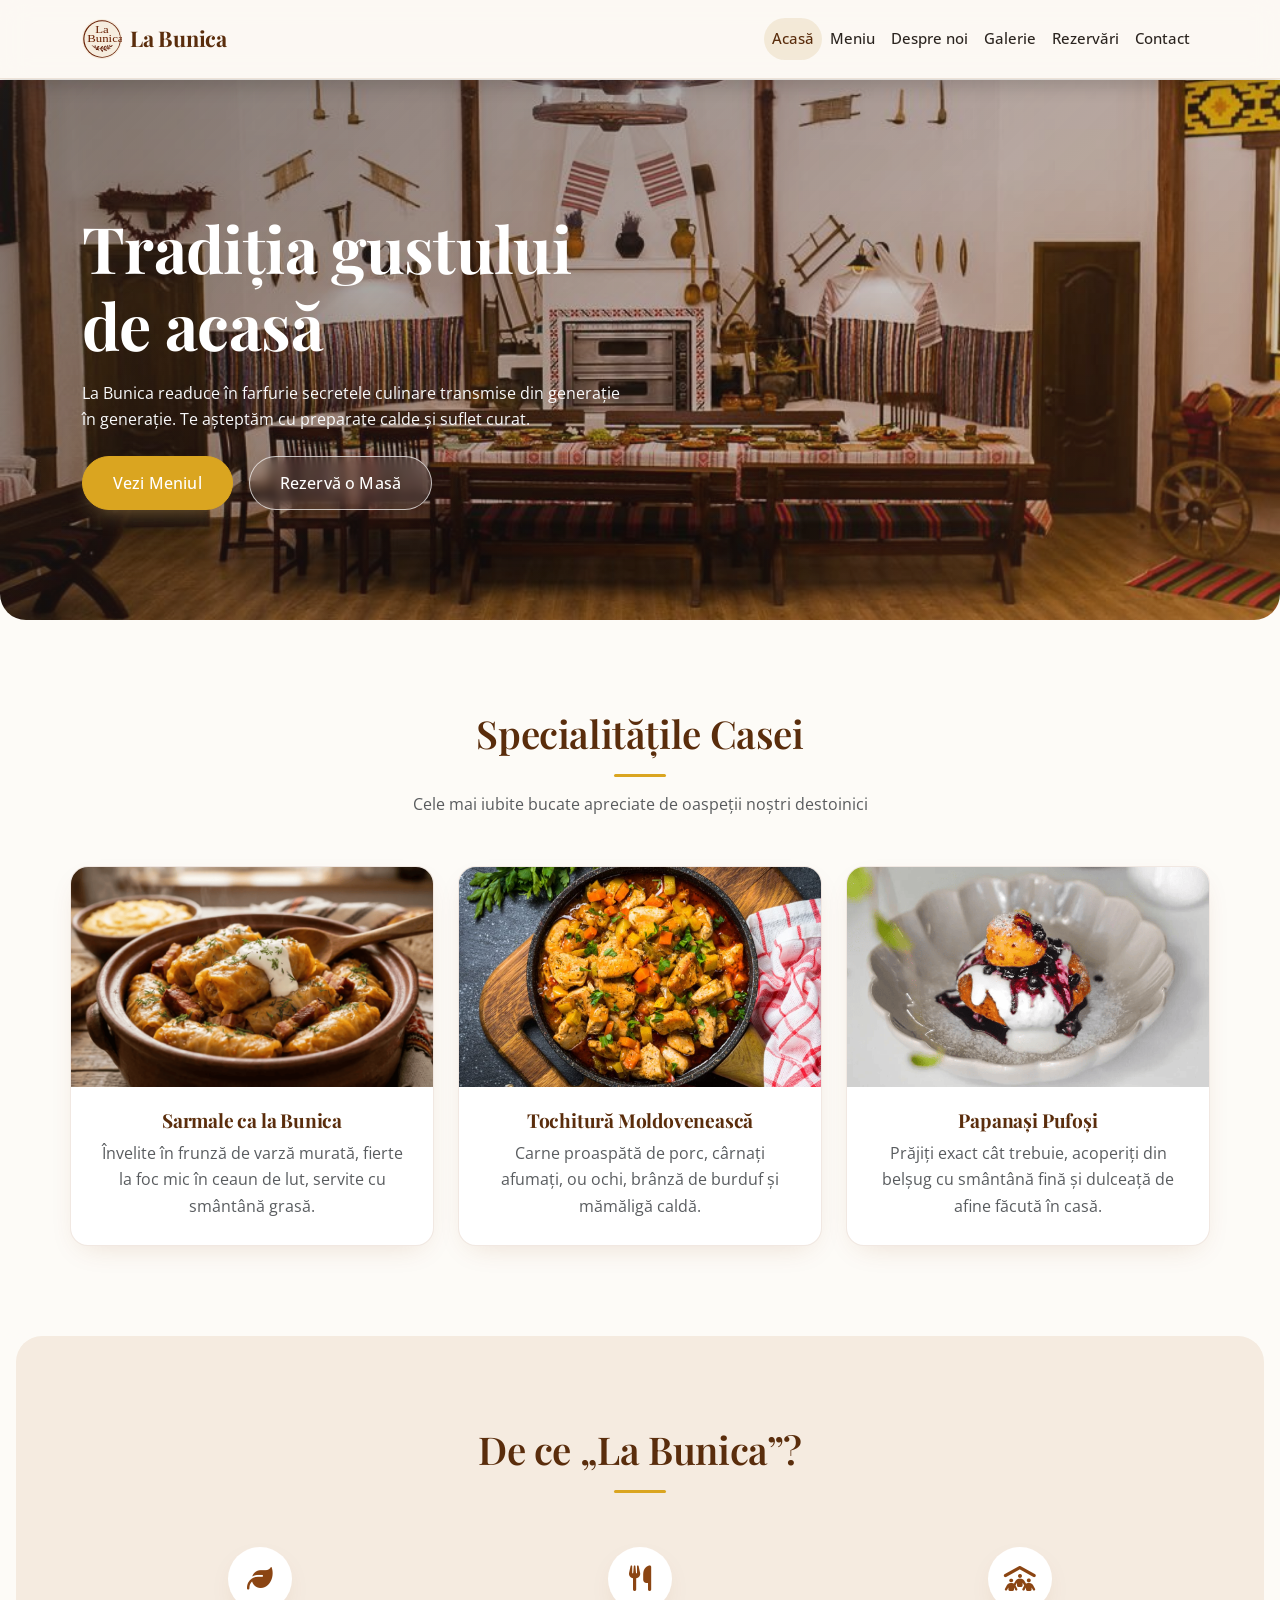
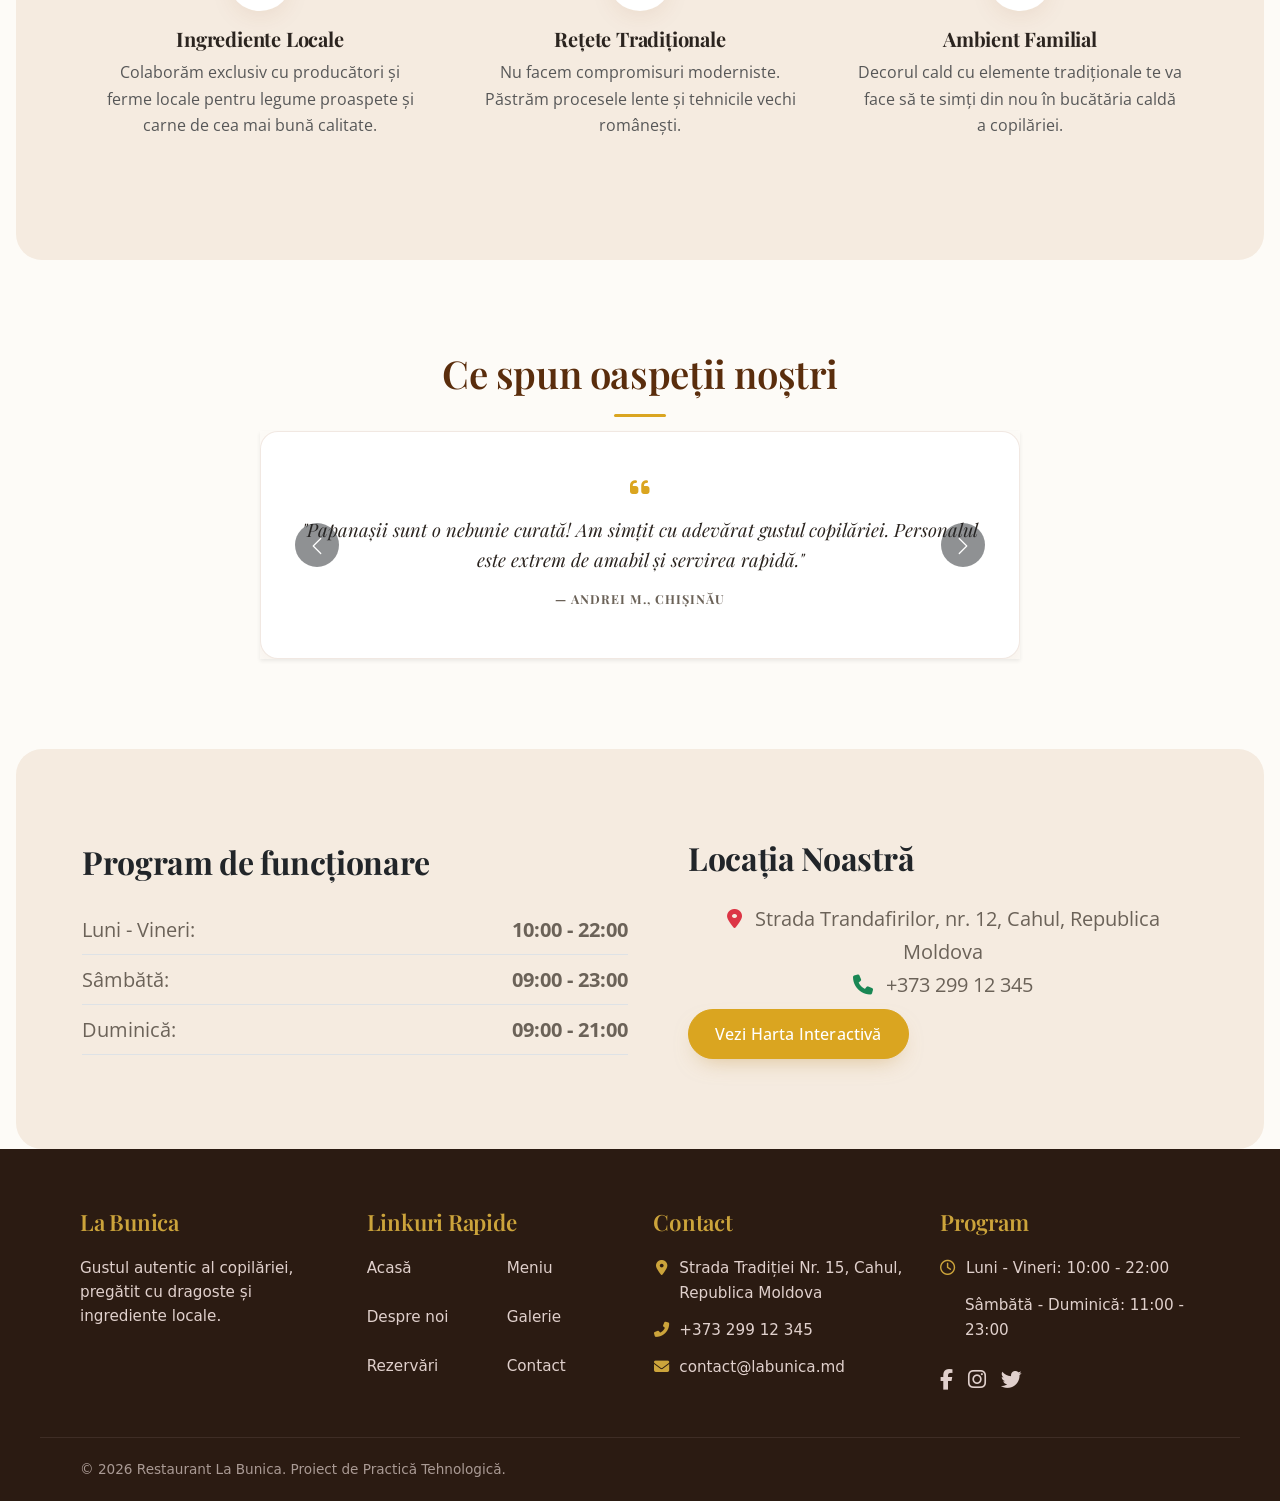
<file: index.html>
<!DOCTYPE html>
<html lang="ro">

<head>
    <meta charset="UTF-8">
    <meta name="viewport" content="width=device-width, initial-scale=1.0">
    <title>Restaurant La Bunica - Gust Tradițional și Atmosferă Familială</title>
    <meta name="description"
        content="Savori autentice românești la Restaurantul La Bunica. Ingrediente locale, rețete de familie și o ambianță caldă în inima orașului. Rezervă o masă acum!">
    <link href="https://cdn.jsdelivr.net/npm/bootstrap@5.3.0/dist/css/bootstrap.min.css" rel="stylesheet">
    <link href="https://cdnjs.cloudflare.com/ajax/libs/font-awesome/6.4.0/css/all.min.css" rel="stylesheet">
    <link rel="stylesheet" href="css/style.css">
    <link rel="icon" type="img/png" href="img/logo32.svg">
</head>

<body>
    <header>
        <nav class="navbar navbar-expand-lg navbar-dark fixed-top shadow">
            <div class="container">
                <a class="navbar-brand d-flex align-items-center" href="index.html">
                    <img src="img/logo64.svg" alt="Logo La Bunica" class="navbar-logo me-2">
                    <span class="fw-bold">La Bunica</span>
                </a>
                <button class="navbar-toggler" type="button" data-bs-toggle="collapse" data-bs-target="#mainNavbar"
                    aria-controls="mainNavbar" aria-expanded="false" aria-label="Toggle navigation">
                    <span class="navbar-toggler-icon"></span>
                </button>
                <div class="collapse navbar-collapse" id="mainNavbar">
                    <ul class="navbar-nav ms-auto mb-2 mb-lg-0">
                        <li class="nav-item"><a class="nav-link active" href="index.html">Acasă</a></li>
                        <li class="nav-item"><a class="nav-link" href="menu.html">Meniu</a></li>
                        <li class="nav-item"><a class="nav-link" href="about.html">Despre noi</a></li>
                        <li class="nav-item"><a class="nav-link" href="gallery.html">Galerie</a></li>
                        <li class="nav-item"><a class="nav-link" href="reservation.html">Rezervări</a></li>
                        <li class="nav-item"><a class="nav-link" href="contact.html">Contact</a></li>
                    </ul>
                </div>
            </div>
        </nav>
    </header>

    <main>
        <section class="hero-bg-txt text-center text-md-start">
            <div class="container">
                <div class="row align-items-center">
                    <div class="col-md-8 col-lg-6">
                        <h1 class="display-3 fw-bold mb-3 text-white">Tradiția gustului de acasă</h1>
                        <p class="mb-4 text-light">La Bunica readuce în farfurie secretele culinare transmise din
                            generație în generație. Te așteptăm cu preparate calde și suflet curat.</p>
                        <div
                            class="d-flex flex-column flex-sm-row gap-3 justify-content-center justify-content-md-start">
                            <a href="menu.html" class="btn btn-custom-gold btn-lg">Vezi Meniul</a>
                            <a href="reservations.html" class="btn btn-custom-outline btn-lg">Rezervă o Masă</a>
                        </div>
                    </div>
                </div>
            </div>
        </section>

        <section class="section-padding container text-center">
            <h2 class="section-title">Specialitățile Casei</h2>
            <p class="text-muted mb-5">Cele mai iubite bucate apreciate de oaspeții noștri destoinici</p>
            <div class="row g-4">
                <!-- Card 1: Sarmale -->
                <div class="col-md-4">
                    <div class="card custom-card h-100">
                        <img src="img/menu/sarmale.png" class="card-img-top img-fluid"
                            alt="Sarmale maramureșene cu mămăliguță" style="height: 220px; object-fit: cover;">
                        <div class="card-body">
                            <h3 class="h5 card-title fw-bold">Sarmale ca la Bunica</h3>
                            <p class="card-text text-muted">Învelite în frunză de varză murată, fierte la foc mic în
                                ceaun de lut, servite cu smântână grasă.</p>
                        </div>
                    </div>
                </div>
                <!-- Card 2: Tochitură -->
                <div class="col-md-4">
                    <div class="card custom-card h-100">
                        <img src="img/menu/tochitura.jpg" class="card-img-top img-fluid"
                            alt="Tochitură moldovenească la ceaun" style="height: 220px; object-fit: cover;">
                        <div class="card-body">
                            <h3 class="h5 card-title fw-bold">Tochitură Moldovenească</h3>
                            <p class="card-text text-muted">Carne proaspătă de porc, cârnați afumați, ou ochi, brânză de
                                burduf și mămăligă caldă.</p>
                        </div>
                    </div>
                </div>
                <!-- Card 3: Papanași -->
                <div class="col-md-4">
                    <div class="card custom-card h-100">
                        <img src="img/menu/papanasi.png" class="card-img-top img-fluid"
                            alt="Papanași cu dulceață de afine" style="height: 220px; object-fit: cover;">
                        <div class="card-body">
                            <h3 class="h5 card-title fw-bold">Papanași Pufoși</h3>
                            <p class="card-text text-muted">Prăjiți exact cât trebuie, acoperiți din belșug cu smântână
                                fină și dulceață de afine făcută în casă.</p>
                        </div>
                    </div>
                </div>
            </div>
        </section>

        <section class="section-padding bg-cream-dark text-center">
            <div class="container">
                <h2 class="section-title">De ce „La Bunica”?</h2>
                <div class="row g-4 mt-2">
                    <div class="col-md-4">
                        <div class="p-3">
                            <div class="mb-3 text-warning"><i class="fa-solid fa-leaf fa-3x"
                                    style="color: var(--primary-brown);"></i></div>
                            <h3 class="h5 fw-bold">Ingrediente Locale</h3>
                            <p class="text-muted">Colaborăm exclusiv cu producători și ferme locale pentru legume
                                proaspete și carne de cea mai bună calitate.</p>
                        </div>
                    </div>
                    <div class="col-md-4">
                        <div class="p-3">
                            <div class="mb-3 text-warning"><i class="fa-solid fa-utensils fa-3x"
                                    style="color: var(--primary-brown);"></i></div>
                            <h3 class="h5 fw-bold">Rețete Tradiționale</h3>
                            <p class="text-muted">Nu facem compromisuri moderniste. Păstrăm procesele lente și tehnicile
                                vechi românești.</p>
                        </div>
                    </div>
                    <div class="col-md-4">
                        <div class="p-3">
                            <div class="mb-3 text-warning"><i class="fa-solid fa-people-roof fa-3x"
                                    style="color: var(--primary-brown);"></i></div>
                            <h3 class="h5 fw-bold">Ambient Familial</h3>
                            <p class="text-muted">Decorul cald cu elemente tradiționale te va face să te simți din nou
                                în bucătăria caldă a copilăriei.</p>
                        </div>
                    </div>
                </div>
            </div>
        </section>

        <section class="section-padding container text-center">
            <h2 class="section-title">Ce spun oaspeții noștri</h2>
            <div id="testimonialCarousel" class="carousel slide col-lg-8 mx-auto shadow-sm" data-bs-ride="carousel">
                <div class="carousel-inner">
                    <div class="carousel-item active">
                        <div class="testimonial-item">
                            <i class="fa-solid fa-quote-left mb-3"></i>
                            <p class="lead italic">"Papanașii sunt o nebunie curată! Am simțit cu adevărat gustul
                                copilăriei. Personalul este extrem de amabil și servirea rapidă."</p>
                            <h4 class="h6 fw-bold mt-3 text-uppercase">— Andrei M., Chișinău</h4>
                        </div>
                    </div>
                    <div class="carousel-item">
                        <div class="testimonial-item">
                            <i class="fa-solid fa-quote-left mb-3"></i>
                            <p class="lead italic">"Am organizat o masă de familie aici, iar bunicii au fost
                                impresionați de autenticitatea sarmalelor. Un loc de nota 10!"</p>
                            <h4 class="h6 fw-bold mt-3 text-uppercase">— Elena R., Cahul</h4>
                        </div>
                    </div>
                </div>
                <button class="carousel-control-prev" type="button" data-bs-target="#testimonialCarousel"
                    data-bs-slide="prev">
                    <span class="carousel-control-prev-icon bg-dark rounded-circle" aria-hidden="true"></span>
                    <span class="visually-hidden">Precedent</span>
                </button>
                <button class="carousel-control-next" type="button" data-bs-target="#testimonialCarousel"
                    data-bs-slide="next">
                    <span class="carousel-control-next-icon bg-dark rounded-circle" aria-hidden="true"></span>
                    <span class="visually-hidden">Următor</span>
                </button>
            </div>
        </section>

        <section class="section-padding bg-cream-dark">
            <div class="container">
                <div class="row g-4 align-items-center">
                    <div class="col-md-6">
                        <h2 class="fw-bold text-dark mb-4">Program de funcționare</h2>
                        <ul class="list-unstyled lead">
                            <li class="d-flex justify-content-between border-bottom py-2"><span>Luni - Vineri:</span>
                                <strong>10:00 - 22:00</strong>
                            </li>
                            <li class="d-flex justify-content-between border-bottom py-2"><span>Sâmbătă:</span>
                                <strong>09:00 - 23:00</strong>
                            </li>
                            <li class="d-flex justify-content-between border-bottom py-2"><span>Duminică:</span>
                                <strong>09:00 - 21:00</strong>
                            </li>
                        </ul>
                    </div>
                    <div class="col-md-6 text-center text-md-start ps-md-5">
                        <h2 class="fw-bold text-dark mb-4">Locația Noastră</h2>
                        <p class="lead"><i class="fa-solid fa-location-dot me-2 text-danger"></i> Strada Trandafirilor,
                            nr. 12, Cahul, Republica Moldova</p>
                        <p class="lead"><i class="fa-solid fa-phone me-2 text-success"></i> +373 299 12 345</p>
                        <a href="contact.html" class="btn btn-custom-gold mt-2">Vezi Harta Interactivă</a>
                    </div>
                </div>
            </div>
        </section>
    </main>

    <footer class="footer">
        <div class="footer-container">
            <div class="footer-section brand-info">
                <h2>La Bunica</h2>
                <p>Gustul autentic al copilăriei, pregătit cu dragoste și ingrediente locale.</p>
            </div>

            <div class="footer-section quick-links">
                <h3>Linkuri Rapide</h3>
                <ul class="links-grid">
                    <li><a href="index.html">Acasă</a></li>
                    <li><a href="menu.html">Meniu</a></li>
                    <li><a href="about.html">Despre noi</a></li>
                    <li><a href="gallery.html">Galerie</a></li>
                    <li><a href="reservations.html">Rezervări</a></li>
                    <li><a href="contact.html">Contact</a></li>
                </ul>
            </div>

            <div class="footer-section contact-info">
                <h3>Contact</h3>
                <ul>
                    <li>
                        <i class="fas fa-map-marker-alt"></i>
                        <span>Strada Tradiției Nr. 15, Cahul,<br> Republica Moldova</span>
                    </li>
                    <li>
                        <i class="fas fa-phone-alt"></i>
                        <a href="tel:+37329912345">+373 299 12 345</a>
                    </li>
                    <li>
                        <i class="fas fa-envelope"></i>
                        <a href="mailto:contact@labunica.md">contact@labunica.md</a>
                    </li>
                </ul>
            </div>

            <div class="footer-section schedule">
                <h3>Program</h3>
                <ul>
                    <li>
                        <i class="far fa-clock"></i>
                        <span>Luni - Vineri: 10:00 - 22:00</span>
                    </li>
                    <li>
                        <i class="far fa-clock" style="visibility: hidden;"></i>
                        <span>Sâmbătă - Duminică: 11:00 - 23:00</span>
                    </li>
                </ul>
                <div class="social-icons">
                    <a href="#"><i class="fab fa-facebook-f"></i></a>
                    <a href="#"><i class="fab fa-instagram"></i></a>
                    <a href="#"><i class="fab fa-twitter"></i></a>
                </div>
            </div>
        </div>

        <div class="footer-bottom">
            <p>&copy; 2026 Restaurant La Bunica. Proiect de Practică Tehnologică.</p>
        </div>
    </footer>

    <button id="backToTop" title="Mergi sus"><i class="fa-solid fa-arrow-up"></i></button>

    <script src="https://cdn.jsdelivr.net/npm/bootstrap@5.3.0/dist/js/bootstrap.bundle.min.js"></script>
    <script src="js/main.js"></script>
</body>

</html>
</file>
<file: css/style.css>
/* ==========================================================================
   1. IMPORT FONTURI (GOOGLE FONTS - Conform specificațiilor)
   ========================================================================== */
@import url('https://fonts.googleapis.com/css2?family=Open+Sans:ital,wght@0,300..800;1,300..800&family=Playfair+Display:ital,wght@0,400..900;1,400..900&display=swap');

/* ==========================================================================
   2. VARIABILE ȘI SETĂRI DE BAZĂ (Paletă de culori cerută)
   ========================================================================== */
:root {
  --primary-brown: #8b4513;        /* Maro cald principal */
  --primary-brown-deep: #5a2d0c;   /* Maro închis pentru elemente de contrast */
  --custom-gold: #daa520;          /* Accent: Auriu stabilit */
  --light-cream: #fdfbf7;          /* Neutru crem deschis */
  --dark-cream: #f5ebe0;           /* Neutru crem închis */
  --ink: #2b241f;
  --muted: #6b6258;
  --line: rgba(139, 69, 19, 0.12);
  --shadow-soft: 0 10px 30px -12px rgba(139, 69, 19, 0.18);
  --shadow-lift: 0 22px 50px -20px rgba(139, 69, 19, 0.28);
  --radius: 18px;
  --radius-lg: 26px;
  --transition-smooth: all 0.35s cubic-bezier(0.22, 1, 0.36, 1);
}

html { 
  scroll-behavior: smooth; 
}

body {
  font-family: "Open Sans", system-ui, -apple-system, sans-serif;
  background-color: var(--light-cream);
  color: var(--ink);
  padding-top: 80px;
  -webkit-font-smoothing: antialiased;
  line-height: 1.65;
}

h1, h2, h3, h4, .navbar-brand span, .footer-section h2, .footer-section h3 {
  font-family: "Playfair Display", Georgia, serif;
  letter-spacing: -0.01em;
}

.lead { font-weight: 400; color: var(--muted); }
body .text-muted { color: var(--muted); }

/* ---------- Navigație (Fixed top, active state) ---------- */
body .navbar {
  background-color: rgba(251, 248, 243, 0.78);
  backdrop-filter: saturate(160%) blur(14px);
  -webkit-backdrop-filter: saturate(160%) blur(14px);
  border-bottom: 1px solid var(--line);
  padding: 14px 0;
  transition: var(--transition-smooth);
}
body .navbar-brand { color: var(--primary-brown-deep); font-size: 1.35rem; }
.navbar-logo { height: 40px; width: auto; }

body .navbar-nav .nav-link,
body .navbar .nav-link {
  color: var(--ink);
  font-weight: 500;
  font-size: 0.95rem;
  padding: 8px 14px;
  border-radius: 999px;
  transition: var(--transition-smooth);
}
body .navbar .nav-link:hover { color: var(--primary-brown); background: rgba(122, 74, 43, 0.06); }
body .navbar .nav-link.active {
  color: var(--primary-brown-deep);
  background: rgba(201, 162, 90, 0.18);
}
.navbar-toggler { border: none; }
.navbar-toggler-icon {
  background-image: url("data:image/svg+xml;charset=utf8,%3Csvg viewBox='0 0 30 30' xmlns='http://www.w3.org/2000/svg'%3E%3Cpath stroke='%237a4a2b' stroke-width='2' stroke-linecap='round' d='M4 8h22M4 15h22M4 22h22'/%3E%3C/svg%3E");
}

/* ---------- Hero ---------- */
.hero-bg, .hero-bg-txt {
  position: relative;
  padding: 130px 0 110px;
  border-radius: 0 0 var(--radius-lg) var(--radius-lg);
  overflow: hidden;
  background:
    linear-gradient(135deg, rgba(43, 36, 31, 0.55) 0%, rgba(43, 36, 31, 0.25) 60%, rgba(122, 74, 43, 0.35) 100%),
    url("../img/hero/hero.jpg") center/cover no-repeat;
}
.hero-bg {
  background:
    linear-gradient(135deg, rgba(43, 36, 31, 0.55) 0%, rgba(43, 36, 31, 0.25) 60%, rgba(122, 74, 43, 0.35) 100%),
    url("../img/hero/hero-bg.png") center/cover no-repeat;
}
.hero-bg h1 {
  font-size: clamp(2.4rem, 5vw, 4rem);
  font-weight: 600;
  text-shadow: 0 2px 30px rgba(0,0,0,0.25);
  text-align: center;
}
body .hero-bg-txt .lead, body .hero-bg .lead {
  color: rgba(255,255,255,0.92);
  max-width: 560px;
  font-size: 1.1rem;
}

/* ---------- Secțiuni ---------- */
.section-padding { padding: 90px 0; }

body .bg-cream-dark {
  background-color: var(--dark-cream);
  border-radius: var(--radius-lg);
  margin: 0 16px;
}
.lead {
  text-align: center;
  width: 100%;
  max-width: 700px;
  margin: 0 auto;
  display: block;
}
.section-title {
  color: var(--primary-brown-deep);
  font-weight: 600;
  font-size: clamp(1.8rem, 3vw, 2.4rem);
  margin-bottom: 14px;
}
.section-title::after {
  content: "";
  display: block;
  width: 52px;
  height: 3px;
  background: var(--custom-gold);
  border-radius: 999px;
  margin: 18px auto 0;
}
.text-md-start .section-title::after { margin-left: 0; }

/* ---------- Carduri ---------- */
.custom-card {
  border: 1px solid var(--line);
  border-radius: var(--radius);
  background: #fff;
  box-shadow: var(--shadow-soft);
  transition: var(--transition-smooth);
  overflow: hidden;
}
.custom-card:hover {
  transform: translateY(-6px);
  box-shadow: var(--shadow-lift);
  border-color: rgba(201, 162, 90, 0.45);
}
.custom-card .card-img-top {
  border-radius: 0;
  transition: transform 0.6s ease;
}
.custom-card:hover .card-img-top { transform: scale(1.04); }
.custom-card .card-body { padding: 22px 24px 26px; }
.custom-card .card-title {
  font-family: "Playfair Display", serif;
  font-size: 1.2rem;
  color: var(--primary-brown-deep);
  margin-bottom: 8px;
}

/* "De ce La Bunica" icon pills */
body .bg-cream-dark .p-3 > .mb-3 {
  width: 64px; height: 64px;
  border-radius: 50%;
  background: #fff;
  display: inline-flex; align-items: center; justify-content: center;
  box-shadow: var(--shadow-soft);
  margin-bottom: 18px;
}
body .bg-cream-dark .p-3 i { color: var(--primary-brown); font-size: 1.6rem; }

/* ---------- Recenziile ---------- */
.testimonial-item {
  padding: 44px 36px;
  background: #fff;
  border: 1px solid var(--line);
  border-radius: var(--radius);
  box-shadow: var(--shadow-soft);
}
.testimonial-item p {
  font-family: "Playfair Display", serif;
  font-style: italic;
  color: var(--ink);
  font-size: 1.15rem;
}
.testimonial-item i { color: var(--custom-gold); font-size: 1.4rem; }
body .testimonial-item h4 {
  color: var(--muted);
  letter-spacing: 0.08em;
  font-size: 0.78rem;
}
.carousel-control-prev-icon, .carousel-control-next-icon {
  background-color: var(--primary-brown);
  border-radius: 50%;
  padding: 22px;
  background-size: 45% 45%;
}

/* ---------- Butoane ---------- */
.btn { border-radius: 999px; padding: 12px 26px; font-weight: 500; letter-spacing: 0.01em; }
.btn-lg { padding: 14px 30px; font-size: 1rem; }

.btn-custom-gold {
  background-color: var(--custom-gold);
  color: #fff;
  border: 1px solid var(--custom-gold);
  box-shadow: 0 10px 22px -10px rgba(201,162,90,0.6);
  transition: var(--transition-smooth);
}
.btn-custom-gold:hover {
  background-color: #b8881a;
  border-color: #b8881a;
  color: #fff;
  transform: translateY(-2px);
}

.btn-custom-outline {
  background-color: rgba(255,255,255,0.06);
  color: #fff;
  border: 1px solid rgba(255,255,255,0.7);
  backdrop-filter: blur(6px);
  transition: var(--transition-smooth);
}
.btn-custom-outline:hover {
  background-color: #fff;
  color: var(--primary-brown-deep);
  border-color: #fff;
}

.btn-primary, .btn-success {
  background-color: var(--primary-brown);
  border-color: var(--primary-brown);
}
.btn-primary:hover, .btn-success:hover {
  background-color: var(--primary-brown-deep);
  border-color: var(--primary-brown-deep);
}

/* ---------- Formulare ---------- */
.form-control, .form-select {
  border-radius: 12px;
  border: 1px solid var(--line);
  background: #fff;
  padding: 12px 14px;
  transition: var(--transition-smooth);
}
.form-control:focus, .form-select:focus {
  border-color: var(--custom-gold);
  box-shadow: 0 0 0 4px rgba(201,162,90,0.18);
}
.form-label { font-weight: 500; color: var(--ink); }

/* ---------- Galerie ---------- */
.gallery-img-container {
  overflow: hidden;
  border-radius: var(--radius);
  box-shadow: var(--shadow-soft);
  cursor: pointer;
}
.gallery-img-container img { transition: transform 0.6s ease, filter 0.4s ease; }
.gallery-img-container:hover img { transform: scale(1.06); filter: brightness(85%); }

.lightbox-overlay {
  position: fixed; inset: 0;
  background: rgba(20, 14, 10, 0.92);
  backdrop-filter: blur(6px);
  z-index: 2000; display: none;
  align-items: center; justify-content: center;
}
.lightbox-img {
  max-width: 88%; max-height: 82vh;
  border-radius: var(--radius);
  border: none;
  box-shadow: 0 30px 80px rgba(0,0,0,0.5);
}
.lightbox-close {
  position: absolute; top: 24px; right: 28px;
  color: #fff; font-size: 2.2rem; cursor: pointer;
  width: 44px; height: 44px; border-radius: 50%;
  background: rgba(255,255,255,0.1);
  display: flex; align-items: center; justify-content: center;
  transition: var(--transition-smooth);
}
.lightbox-close:hover { background: rgba(255,255,255,0.2); }

/* ==========================================================================
   STILURI DE BAZĂ FOOTER
   ========================================================================== */
footer.footer {
    background-color: #2b1b12 !important; /* Maroul închis din design */
    color: #e0d0cc !important;
    padding: 60px 0 20px 0 !important;
    font-family: system-ui, -apple-system, sans-serif;
    position: relative;
    width: 100%;
}

footer.footer .footer-container {
    max-width: 1200px;
    margin: 0 auto;
    display: flex;
    flex-direction: column; /* Comportament implicit */
}

/* Titluri secțiuni */
footer.footer .footer-section h2, 
footer.footer .footer-section h3 {
    color: #cca43b !important; /* Auriu */
    font-size: 1.4rem;
    margin-bottom: 20px;
    font-weight: 600;
}

footer.footer .footer-section p {
    line-height: 1.6;
    font-size: 0.95rem;
    color: #e0d0cc;
}

/* Stiluri liste și elemente */
footer.footer .footer-section ul {
    list-style: none !important;
    padding: 0 !important;
    margin: 0 !important;
}

footer.footer .footer-section ul li {
    margin-bottom: 12px;
    display: flex;
    align-items: flex-start;
    gap: 10px;
    font-size: 0.95rem;
    color: #e0d0cc;
}

/* Linkuri */
footer.footer .footer-section a {
    color: #e0d0cc !important;
    text-decoration: none !important;
    transition: color 0.3s ease;
}

footer.footer .footer-section a:hover {
    color: #cca43b !important;
}

/* Iconițe */
footer.footer .footer-section ul li i {
    color: #cca43b; /* Schimbat în auriu discret pentru contrast */
    margin-top: 4px;
    width: 16px;
    text-align: center;
}

/* Grid intern pentru Linkuri Rapide pe Desktop/Tabletă */
footer.footer .quick-links ul.links-grid {
    display: grid;
    grid-template-columns: repeat(2, 1fr);
    gap: 12px 20px;
}

/* Social Media Icons */
footer.footer .social-icons {
    margin-top: 20px;
    display: flex;
    gap: 15px;
}

footer.footer .social-icons a {
    color: #e0d0cc !important;
    font-size: 1.3rem !important;
    transition: color 0.3s ease;
}

footer.footer .social-icons a:hover {
    color: #cca43b !important;
}

/* Zona Copyright */
footer.footer .footer-bottom {
    max-width: 1200px;
    margin: 40px auto 0 auto;
    border-top: 1px solid rgba(224, 208, 204, 0.1);
    padding: 20px 15px 0 15px;
    text-align: center; /* Centrat pe mobil mod implicit */
}

footer.footer .footer-bottom p {
    font-size: 0.85rem;
    color: rgba(224, 208, 204, 0.7);
    margin: 0;
}


/* ==========================================================================
   BREAKPOINT DESKTOP (Ecrane mari sau egale cu 1200px)
   ========================================================================== */
@media (min-width: 1200px) {
  footer.footer .footer-container {
    flex-direction: row !important; 
    justify-content: space-between;
    padding: 0 40px;
  }

  footer.footer .footer-section {
    flex: 1;
    max-width: 260px;
  }

  footer.footer .footer-bottom {
    padding: 20px 40px 0 40px;
    text-align: left; /* Aliniat la stânga pe ecrane mari */
  }
}


/* ==========================================================================
   BREAKPOINT TABLETĂ (Între 768px și 1199px)
   ========================================================================== */
@media (min-width: 768px) and (max-width: 1199px) {
  .section-padding { padding: 75px 0; }
  
  footer.footer .footer-container {
    display: grid !important;
    grid-template-columns: repeat(2, 1fr) !important;
    gap: 40px;
    padding: 0 30px;
  }

  footer.footer .brand-info p {
    max-width: 100%;
  }

  footer.footer .footer-bottom {
    padding: 20px 30px 0 30px;
    text-align: left;
  }
}


/* ==========================================================================
   BREAKPOINT MOBIL (Ecrane mai mici de 768px)
   ========================================================================== */
@media (max-width: 767px) {
  .section-padding { padding: 60px 0; }
  body .bg-cream-dark { margin: 0 8px; }
  .hero-bg, .hero-bg-txt { padding: 90px 0 70px; border-radius: 0 0 var(--radius) var(--radius); }
  
  footer.footer .footer-container {
    display: flex !important;
    flex-direction: column !important; /* Forțează așezarea verticală */
    padding: 0 30px;
    gap: 35px;
  }
  
  footer.footer .footer-section {
    width: 100% !important;
  }
  
  footer.footer .brand-info p {
    max-width: 100%;
  }

  /* Linkurile rapide trec obligatoriu pe un singur rând vertical pe mobil */
  footer.footer .quick-links ul.links-grid {
    grid-template-columns: 1fr !important;
    gap: 12px;
  }

  footer.footer .footer-bottom {
    padding: 20px 30px 0 30px;
    text-align: center;
  }
}
</file>
